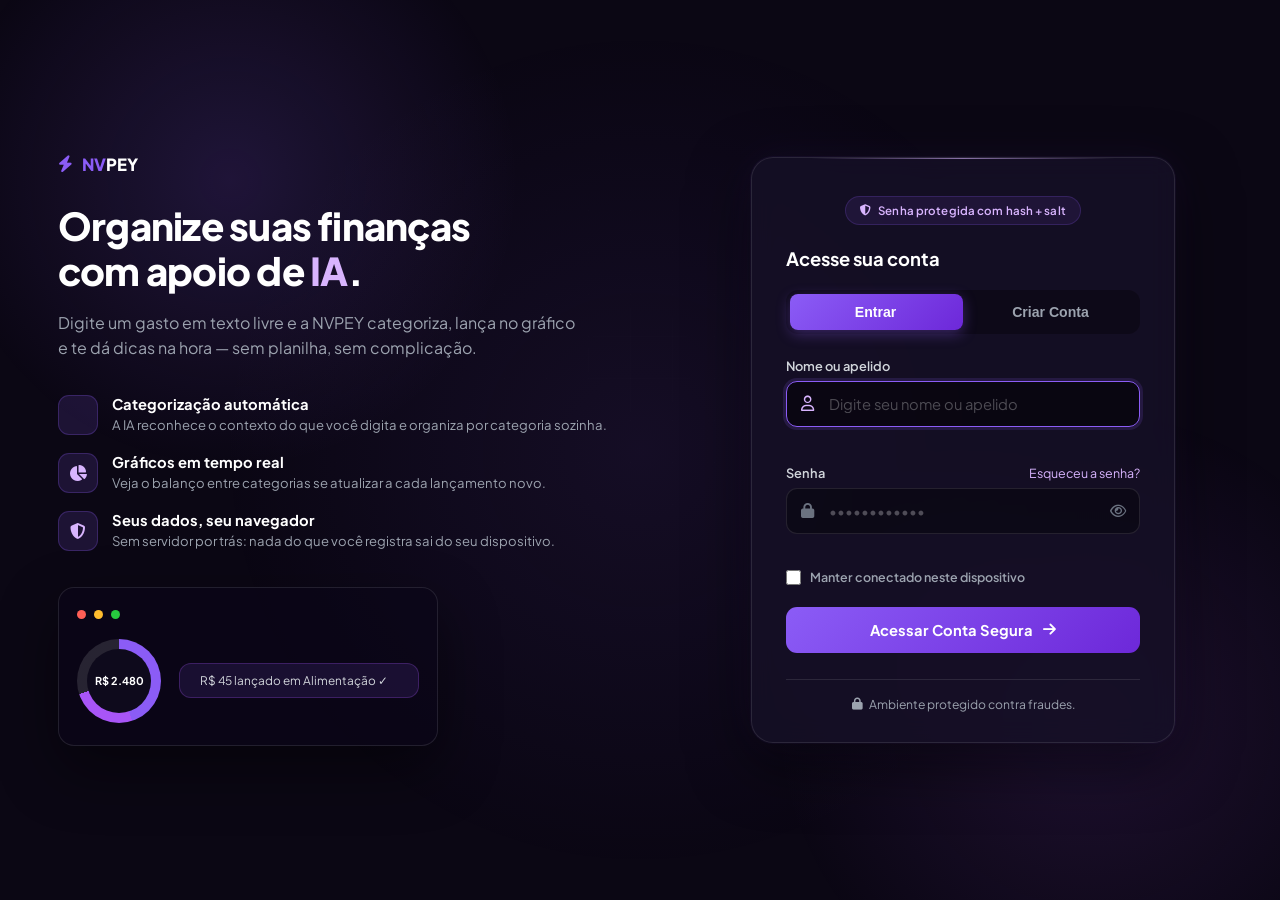
<file: index.html>
<!DOCTYPE html>
<html lang="pt-BR">
<head>
    <meta charset="UTF-8">
    <meta name="viewport" content="width=device-width, initial-scale=1.0">
    <title>NVPEY | Organize suas finanças com IA</title>
    <meta name="description" content="NVPEY é uma plataforma financeira inteligente que categoriza seus gastos automaticamente com IA. Seus dados ficam só no seu navegador.">

    <link rel="icon" href="data:image/svg+xml,%3Csvg xmlns='http://www.w3.org/2000/svg' viewBox='0 0 100 100'%3E%3Crect width='100' height='100' rx='22' fill='%238b5cf6'/%3E%3Cpath d='M55 20 L32 56 H48 L44 82 L70 42 H53 Z' fill='white'/%3E%3C/svg%3E">

    <link rel="preconnect" href="https://fonts.googleapis.com">
    <link rel="preconnect" href="https://fonts.gstatic.com" crossorigin>
    <link href="https://fonts.googleapis.com/css2?family=Plus+Jakarta+Sans:wght@400;500;600;700;800&display=swap" rel="stylesheet">
    <link rel="stylesheet" href="https://cdnjs.cloudflare.com/ajax/libs/font-awesome/6.4.0/css/all.min.css" />
    <link rel="stylesheet" href="login-style.css">
</head>
<body>

    <div class="bg-grid" aria-hidden="true"></div>
    <div class="bg-glow" aria-hidden="true"></div>

    <div class="toast-stack" id="toastStack" aria-live="polite"></div>

    <div class="page-shell">

        <!-- COLUNA DE APRESENTAÇÃO DO PRODUTO -->
        <section class="showcase-panel">
            <div class="showcase-logo">
                <i class="fa-solid fa-bolt"></i>
                <span>NV<em>PEY</em></span>
            </div>

            <h1 class="showcase-title">Organize suas finanças<br>com apoio de <span>IA</span>.</h1>
            <p class="showcase-desc">
                Digite um gasto em texto livre e a NVPEY categoriza, lança no gráfico
                e te dá dicas na hora — sem planilha, sem complicação.
            </p>

            <ul class="feature-list">
                <li>
                    <div class="feature-icon"><i class="fa-solid fa-brain-circuit"></i></div>
                    <div>
                        <h3>Categorização automática</h3>
                        <p>A IA reconhece o contexto do que você digita e organiza por categoria sozinha.</p>
                    </div>
                </li>
                <li>
                    <div class="feature-icon"><i class="fa-solid fa-chart-pie"></i></div>
                    <div>
                        <h3>Gráficos em tempo real</h3>
                        <p>Veja o balanço entre categorias se atualizar a cada lançamento novo.</p>
                    </div>
                </li>
                <li>
                    <div class="feature-icon"><i class="fa-solid fa-shield-halved"></i></div>
                    <div>
                        <h3>Seus dados, seu navegador</h3>
                        <p>Sem servidor por trás: nada do que você registra sai do seu dispositivo.</p>
                    </div>
                </li>
            </ul>

            <!-- MOCKUP DECORATIVO DO PAINEL -->
            <div class="preview-mockup" aria-hidden="true">
                <div class="preview-dot red"></div>
                <div class="preview-dot yellow"></div>
                <div class="preview-dot green"></div>

                <div class="preview-body">
                    <div class="preview-ring">
                        <span>R$ 2.480</span>
                    </div>
                    <div class="preview-chat">
                        <div class="preview-bubble">
                            <i class="fa-solid fa-brain-circuit"></i>
                            <span>R$ 45 lançado em Alimentação ✓</span>
                        </div>
                    </div>
                </div>
            </div>
        </section>

        <!-- COLUNA DE AUTENTICAÇÃO -->
        <main class="login-clean-container">

            <div class="security-badge">
                <i class="fa-solid fa-shield-halved"></i>
                <span>Senha protegida com hash + salt</span>
            </div>

            <header class="login-header login-header-compact">
                <p>Acesse sua conta</p>
            </header>

            <!-- NAVEGAÇÃO ENTRE ABAS -->
            <div class="auth-tabs" id="authTabs">
                <button type="button" class="tab-btn active" data-tab="login" onclick="switchTab('login')">Entrar</button>
                <button type="button" class="tab-btn" data-tab="register" onclick="switchTab('register')">Criar Conta</button>
            </div>

            <!-- FORMULÁRIO 1: LOGIN -->
            <form id="loginForm" class="auth-form active" onsubmit="handleLogin(event)" novalidate>
                <div class="input-field">
                    <label for="loginUsername">Nome ou apelido</label>
                    <div class="input-box">
                        <i class="fa-regular fa-user input-icon"></i>
                        <input
                            type="text"
                            id="loginUsername"
                            name="username"
                            placeholder="Digite seu nome ou apelido"
                            autocomplete="username"
                            required>
                    </div>
                    <span class="field-hint" id="loginUsernameHint"></span>
                </div>

                <div class="input-field">
                    <div class="label-row">
                        <label for="loginPassword">Senha</label>
                        <a href="#" class="forgot-pass" onclick="switchTab('forgot'); return false;">Esqueceu a senha?</a>
                    </div>
                    <div class="input-box">
                        <i class="fa-solid fa-lock input-icon"></i>
                        <input
                            type="password"
                            id="loginPassword"
                            name="password"
                            placeholder="••••••••••••"
                            autocomplete="current-password"
                            required
                            minlength="6">
                        <button type="button" class="toggle-pass" data-target="loginPassword" aria-label="Mostrar senha">
                            <i class="fa-regular fa-eye"></i>
                        </button>
                    </div>
                    <span class="field-hint" id="loginPasswordHint"></span>
                </div>

                <label class="checkbox-row">
                    <input type="checkbox" id="rememberMe">
                    <span>Manter conectado neste dispositivo</span>
                </label>

                <button type="submit" class="btn-primary" id="loginSubmitBtn">
                    <span class="btn-label">Acessar Conta Segura</span>
                    <i class="fa-solid fa-arrow-right"></i>
                    <span class="spinner"></span>
                </button>
            </form>

            <!-- FORMULÁRIO 2: CRIAR CONTA -->
            <form id="registerForm" class="auth-form" onsubmit="handleRegister(event)" novalidate>
                <div class="input-field">
                    <label for="regName">Nome ou apelido</label>
                    <div class="input-box">
                        <i class="fa-regular fa-user input-icon"></i>
                        <input
                            type="text"
                            id="regName"
                            name="name"
                            placeholder="Escolha um nome ou apelido"
                            autocomplete="username"
                            required
                            minlength="3">
                    </div>
                    <span class="field-hint" id="regNameHint">É esse nome que você vai usar para entrar depois.</span>
                </div>

                <div class="input-field">
                    <label for="regPassword">Crie uma senha</label>
                    <div class="input-box">
                        <i class="fa-solid fa-lock input-icon"></i>
                        <input
                            type="password"
                            id="regPassword"
                            name="new-password"
                            placeholder="Mínimo 6 caracteres"
                            autocomplete="new-password"
                            required
                            minlength="6">
                        <button type="button" class="toggle-pass" data-target="regPassword" aria-label="Mostrar senha">
                            <i class="fa-regular fa-eye"></i>
                        </button>
                    </div>
                    <div class="strength-meter" id="strengthMeter" data-level="0">
                        <span></span><span></span><span></span><span></span>
                    </div>
                    <span class="field-hint" id="regPasswordHint">Use letras, números e um símbolo para uma senha forte.</span>
                </div>

                <div class="input-field">
                    <label for="regPasswordConfirm">Confirme a senha</label>
                    <div class="input-box">
                        <i class="fa-solid fa-lock input-icon"></i>
                        <input
                            type="password"
                            id="regPasswordConfirm"
                            name="confirm-password"
                            placeholder="Repita a senha"
                            autocomplete="new-password"
                            required
                            minlength="6">
                        <button type="button" class="toggle-pass" data-target="regPasswordConfirm" aria-label="Mostrar senha">
                            <i class="fa-regular fa-eye"></i>
                        </button>
                    </div>
                    <span class="field-hint" id="regPasswordConfirmHint"></span>
                </div>

                <label class="checkbox-row">
                    <input type="checkbox" id="acceptTerms" required>
                    <span>Li e concordo com os termos de uso deste projeto de demonstração.</span>
                </label>

                <button type="submit" class="btn-primary" id="registerSubmitBtn">
                    <span class="btn-label">Cadastrar e Entrar</span>
                    <i class="fa-solid fa-user-plus"></i>
                    <span class="spinner"></span>
                </button>
            </form>

            <!-- FORMULÁRIO 3: ESQUECI A SENHA -->
            <form id="forgotForm" class="auth-form" onsubmit="handleForgot(event)" novalidate>
                <p class="form-desc">Como o acesso aqui usa nome/apelido em vez de e-mail, não é possível recuperar a senha automaticamente. Digite seu nome abaixo para confirmar se ele existe nesse dispositivo.</p>

                <div class="input-field">
                    <label for="forgotUsername">Nome ou apelido</label>
                    <div class="input-box">
                        <i class="fa-regular fa-user input-icon"></i>
                        <input
                            type="text"
                            id="forgotUsername"
                            name="username"
                            placeholder="Seu nome ou apelido"
                            autocomplete="username"
                            required>
                    </div>
                </div>

                <button type="submit" class="btn-primary" id="forgotSubmitBtn">
                    <span class="btn-label">Verificar Conta</span>
                    <i class="fa-solid fa-magnifying-glass"></i>
                    <span class="spinner"></span>
                </button>

                <button type="button" class="btn-secondary" onclick="switchTab('login')">
                    Voltar para o login
                </button>
            </form>

            <footer class="login-footer">
                <p><i class="fa-solid fa-lock"></i> Ambiente protegido contra fraudes.</p>
            </footer>

        </main>

    </div>

    <script src="mascote.js"></script>
</body>
</html>
</file>
<file: login-style.css>
:root {
    --bg-deep: #0b0714;
    --purple-main: #8b5cf6;
    --purple-light: #a855f7;
    --purple-neon: #d8b4fe;
    --purple-deep: #6d28d9;
    --white-pure: #ffffff;
    --text-muted: #9ca3af;
    --text-soft: #d1d5db;
    --border-line: rgba(255, 255, 255, 0.1);
    --danger: #f87171;
    --success: #34d399;
    --card-bg: rgba(22, 16, 38, 0.85);
}

* {
    margin: 0;
    padding: 0;
    box-sizing: border-box;
}

body {
    font-family: 'Plus Jakarta Sans', 'Segoe UI', system-ui, -apple-system, sans-serif;
    background-color: var(--bg-deep);
    color: var(--white-pure);
    min-height: 100vh;
    display: flex;
    justify-content: center;
    align-items: center;
    padding: 24px;
    position: relative;
    overflow-x: hidden;
}

::selection { background: var(--purple-main); color: #fff; }

/* ============ AMBIENT BACKGROUND ============ */
.bg-glow {
    position: fixed;
    inset: 0;
    pointer-events: none;
    z-index: 0;
    background:
        radial-gradient(480px circle at 18% 20%, rgba(139, 92, 246, 0.16), transparent 60%),
        radial-gradient(520px circle at 85% 80%, rgba(168, 85, 247, 0.12), transparent 60%),
        radial-gradient(600px circle at 50% 50%, rgba(139, 92, 246, 0.08), transparent 70%);
    animation: glow-shift 14s ease-in-out infinite alternate;
    will-change: opacity; /* Otimização GPU */
}
@keyframes glow-shift {
    0% { opacity: 0.85; }
    100% { opacity: 1; }
}

.bg-grid {
    position: fixed;
    inset: 0;
    z-index: 0;
    pointer-events: none;
    opacity: 0.35;
    background-image:
        linear-gradient(rgba(255,255,255,0.025) 1px, transparent 1px),
        linear-gradient(90deg, rgba(255,255,255,0.025) 1px, transparent 1px);
    background-size: 42px 42px;
    mask-image: radial-gradient(circle at 50% 40%, black 0%, transparent 75%);
    -webkit-mask-image: radial-gradient(circle at 50% 40%, black 0%, transparent 75%);
}

@media (prefers-reduced-motion: reduce) {
    .bg-glow { animation: none; }
}

/* ============ LAYOUT DE DUAS COLUNAS ============ */
.page-shell {
    position: relative;
    z-index: 1;
    display: grid;
    grid-template-columns: 1.05fr 0.95fr;
    gap: 56px;
    align-items: center;
    max-width: 1180px;
    width: 100%;
    margin: 0 auto;
}

/* ============ COLUNA DE APRESENTAÇÃO ============ */
.showcase-panel {
    padding: 20px 8px;
}

.showcase-logo {
    display: flex;
    align-items: center;
    gap: 9px;
    font-size: 1.05rem;
    font-weight: 800;
    color: var(--purple-main);
    margin-bottom: 28px;
}
.showcase-logo em { font-style: normal; color: #fff; }

.showcase-title {
    font-size: clamp(1.9rem, 3vw, 2.5rem);
    font-weight: 800;
    line-height: 1.18;
    letter-spacing: -0.02em;
    margin: 0 0 16px;
}
.showcase-title span { color: var(--purple-neon); }

.showcase-desc {
    font-size: 1rem;
    color: var(--text-muted);
    max-width: 44ch;
    line-height: 1.6;
    margin: 0 0 34px;
}

.feature-list {
    list-style: none;
    display: flex;
    flex-direction: column;
    gap: 18px;
    margin: 0 0 36px;
}
.feature-list li {
    display: flex;
    align-items: flex-start;
    gap: 14px;
}
.feature-icon {
    width: 40px; height: 40px;
    flex-shrink: 0;
    border-radius: 11px;
    background: rgba(139, 92, 246, 0.14);
    border: 1px solid rgba(139, 92, 246, 0.25);
    color: var(--purple-neon);
    display: flex;
    align-items: center;
    justify-content: center;
    font-size: 1rem;
}
.feature-list h3 {
    font-size: 0.92rem;
    font-weight: 700;
    margin: 0 0 2px;
}
.feature-list p {
    font-size: 0.82rem;
    color: var(--text-muted);
    line-height: 1.5;
    margin: 0;
}

/* Mockup decorativo do painel do app */
.preview-mockup {
    background: rgba(10, 5, 24, 0.6);
    border: 1px solid var(--border-line);
    border-radius: 16px;
    padding: 14px 18px 22px;
    max-width: 380px;
    box-shadow: 0 24px 60px rgba(0,0,0,0.45);
}
.preview-dot {
    display: inline-block;
    width: 9px; height: 9px;
    border-radius: 50%;
    margin-right: 5px;
}
.preview-dot.red { background: #ff5f56; }
.preview-dot.yellow { background: #ffbd2e; }
.preview-dot.green { background: #27c93f; }

.preview-body {
    display: flex;
    align-items: center;
    gap: 18px;
    margin-top: 16px;
}

.preview-ring {
    width: 84px; height: 84px;
    border-radius: 50%;
    flex-shrink: 0;
    background: conic-gradient(var(--purple-main) 0% 45%, var(--purple-light) 45% 70%, rgba(255,255,255,0.12) 70% 100%);
    display: flex;
    align-items: center;
    justify-content: center;
    position: relative;
}
.preview-ring::before {
    content: '';
    position: absolute;
    inset: 10px;
    border-radius: 50%;
    background: #0e0a1c;
}
.preview-ring span {
    position: relative;
    font-size: 0.68rem;
    font-weight: 700;
    color: #fff;
}

.preview-chat { flex: 1; }
.preview-bubble {
    display: flex;
    align-items: center;
    gap: 8px;
    background: rgba(139, 92, 246, 0.12);
    border: 1px solid rgba(168, 85, 247, 0.25);
    padding: 9px 12px;
    border-radius: 12px;
    font-size: 0.74rem;
    color: var(--text-soft);
}
.preview-bubble i { color: var(--purple-neon); font-size: 0.8rem; }

@media (max-width: 980px) {
    .page-shell { grid-template-columns: 1fr; gap: 30px; max-width: 460px; }
    .showcase-panel { padding: 0; text-align: left; }
    .preview-mockup { max-width: none; }
}
@media (max-width: 620px) {
    .feature-list { display: none; }
    .preview-mockup { display: none; }
}

/* ============ CARD ============ */
.login-clean-container {
    background: var(--card-bg);
    backdrop-filter: blur(12px); /* Reduzido de 20px para melhorar performance */
    -webkit-backdrop-filter: blur(12px);
    border: 1px solid var(--border-line);
    border-radius: 22px;
    width: 100%;
    max-width: 424px;
    margin: 0 auto;
    padding: 38px 34px 30px;
    box-shadow:
        0 20px 60px rgba(0, 0, 0, 0.55),
        0 0 0 1px rgba(139, 92, 246, 0.06),
        0 0 40px rgba(139, 92, 246, 0.08);
    position: relative;
    z-index: 1;
    animation: card-in 0.5s cubic-bezier(0.16, 1, 0.3, 1);
    will-change: transform, opacity;
}

@keyframes card-in {
    from { opacity: 0; transform: translateY(14px) scale(0.985); }
    to { opacity: 1; transform: translateY(0) scale(1); }
}

.login-clean-container::before {
    content: '';
    position: absolute;
    top: 0; left: 14%; right: 14%;
    height: 1px;
    background: linear-gradient(90deg, transparent, var(--purple-neon), transparent);
    opacity: 0.6;
}

.security-badge {
    display: flex;
    align-items: center;
    justify-content: center;
    gap: 7px;
    font-size: 0.72rem;
    font-weight: 600;
    letter-spacing: 0.01em;
    color: var(--purple-neon);
    background: rgba(139, 92, 246, 0.1);
    padding: 6px 14px;
    border-radius: 20px;
    border: 1px solid rgba(139, 92, 246, 0.2);
    margin: 0 auto 22px auto;
    width: fit-content;
}
.security-badge i { font-size: 0.7rem; }

.login-header {
    text-align: center;
    margin-bottom: 26px;
}

.logo {
    display: flex;
    align-items: center;
    justify-content: center;
    gap: 9px;
    font-size: 1.5rem;
    color: var(--purple-main);
}

.logo h1 {
    font-size: 1.9rem;
    font-weight: 800;
    letter-spacing: -0.03em;
    color: #fff;
}

.logo span { color: var(--purple-main); }

.login-header p {
    color: var(--text-muted);
    font-size: 0.86rem;
    margin-top: 6px;
}

.login-header-compact {
    text-align: left;
    margin-bottom: 20px;
}
.login-header-compact p {
    margin: 0;
    font-size: 1.15rem;
    font-weight: 700;
    color: #fff;
}

/* ============ CHECKBOX ROW (lembrar-me / termos) ============ */
.checkbox-row {
    display: flex;
    align-items: flex-start;
    gap: 9px;
    cursor: pointer;
    margin-top: -4px;
}
.checkbox-row input[type="checkbox"] {
    margin-top: 2px;
    width: 15px; height: 15px;
    accent-color: var(--purple-main);
    flex-shrink: 0;
    cursor: pointer;
}
.checkbox-row span {
    font-size: 0.78rem;
    color: var(--text-muted);
    line-height: 1.45;
}

/* ============ TABS ============ */
.auth-tabs {
    position: relative;
    display: flex;
    gap: 4px;
    background: rgba(0, 0, 0, 0.32);
    padding: 4px;
    border-radius: 12px;
    margin-bottom: 24px;
}

.auth-tabs::before {
    content: '';
    position: absolute;
    top: 4px; left: 4px;
    width: calc(50% - 4px);
    height: calc(100% - 8px);
    background: linear-gradient(135deg, var(--purple-main), var(--purple-deep));
    border-radius: 8px;
    box-shadow: 0 4px 14px rgba(139, 92, 246, 0.35);
    transition: transform 0.32s cubic-bezier(0.65, 0, 0.35, 1);
    z-index: 0;
}
.auth-tabs.tab-register::before {
    transform: translateX(calc(100% + 4px));
}

.tab-btn {
    position: relative;
    z-index: 1;
    flex: 1;
    padding: 10px;
    border: none;
    background: transparent;
    color: var(--text-muted);
    border-radius: 8px;
    cursor: pointer;
    font-weight: 600;
    font-size: 0.88rem;
    transition: color 0.25s;
}

.tab-btn.active { color: #ffffff; }

/* ============ FORMS ============ */
.auth-form {
    display: none;
    flex-direction: column;
    gap: 17px;
}
.auth-form.active {
    display: flex;
    animation: form-in 0.35s ease;
}
@keyframes form-in {
    from { opacity: 0; transform: translateY(6px); }
    to { opacity: 1; transform: translateY(0); }
}

.form-desc {
    font-size: 0.85rem;
    color: var(--text-muted);
    line-height: 1.5;
    text-align: center;
}

.input-field {
    display: flex;
    flex-direction: column;
    gap: 7px;
}

.label-row {
    display: flex;
    justify-content: space-between;
    align-items: center;
}

label {
    font-size: 0.8rem;
    color: var(--text-soft);
    font-weight: 600;
}

.forgot-pass {
    font-size: 0.78rem;
    color: var(--purple-neon);
    text-decoration: none;
    transition: color 0.2s;
}
.forgot-pass:hover { color: #fff; text-decoration: underline; }

.input-box {
    position: relative;
    display: flex;
    align-items: center;
}

.input-icon {
    position: absolute;
    left: 15px;
    color: #6b7280;
    font-size: 0.95rem;
    transition: color 0.2s;
    pointer-events: none;
}

.input-box input {
    width: 100%;
    padding: 13px 14px 13px 42px;
    background: rgba(0, 0, 0, 0.35);
    border: 1px solid var(--border-line);
    border-radius: 11px;
    color: #fff;
    font-size: 0.92rem;
    font-family: inherit;
    outline: none;
    transition: border-color 0.25s, box-shadow 0.25s, background 0.25s;
}

.input-box input::placeholder { color: rgba(255,255,255,0.28); }

.input-box:has(input:focus) .input-icon { color: var(--purple-neon); }

.input-box input:focus {
    border-color: var(--purple-main);
    background: rgba(0, 0, 0, 0.5);
    box-shadow: 0 0 0 3px rgba(139, 92, 246, 0.15);
}

.input-box input.field-valid { border-color: rgba(52, 211, 153, 0.5); }
.input-box input.field-invalid { border-color: rgba(248, 113, 113, 0.5); }

.toggle-pass {
    position: absolute;
    right: 6px;
    background: transparent;
    border: none;
    color: #6b7280;
    padding: 8px;
    cursor: pointer;
    font-size: 0.9rem;
    border-radius: 8px;
    transition: color 0.2s, background 0.2s;
}
.toggle-pass:hover { color: var(--purple-neon); background: rgba(139, 92, 246, 0.1); }

.field-hint {
    font-size: 0.72rem;
    color: var(--text-muted);
    min-height: 14px;
}
.field-hint.error { color: var(--danger); }
.field-hint.success { color: var(--success); }

/* Password strength meter */
.strength-meter {
    display: flex;
    gap: 4px;
    margin-top: 2px;
}
.strength-meter span {
    flex: 1;
    height: 3px;
    border-radius: 2px;
    background: rgba(255,255,255,0.08);
    transition: background 0.25s;
}
.strength-meter[data-level="1"] span:nth-child(1) { background: var(--danger); }
.strength-meter[data-level="2"] span:nth-child(-n+2) { background: #fbbf24; }
.strength-meter[data-level="3"] span:nth-child(-n+3) { background: #a3e635; }
.strength-meter[data-level="4"] span { background: var(--success); }

/* ============ BUTTONS & SPINNER ============ */
.btn-primary {
    position: relative;
    background: linear-gradient(135deg, var(--purple-main) 0%, var(--purple-deep) 100%);
    color: #fff;
    border: none;
    padding: 14px;
    border-radius: 11px;
    font-size: 0.92rem;
    font-family: inherit;
    font-weight: 700;
    cursor: pointer;
    display: flex;
    align-items: center;
    justify-content: center;
    gap: 10px;
    margin-top: 4px;
    transition: transform 0.2s, box-shadow 0.2s, opacity 0.2s;
}

.btn-primary:hover:not(:disabled) {
    transform: translateY(-2px);
    box-shadow: 0 8px 24px rgba(139, 92, 246, 0.4);
}

.btn-primary:active:not(:disabled) { transform: translateY(0); }

.btn-primary:disabled {
    opacity: 0.65;
    cursor: not-allowed;
    transform: none;
}

/* Spinner de Carregamento */
.btn-primary .spinner {
    display: none;
    width: 16px; 
    height: 16px;
    border: 2px solid rgba(255, 255, 255, 0.3);
    border-top-color: #ffffff;
    border-radius: 50%;
    animation: spin 0.6s linear infinite;
    will-change: transform;
}

.btn-primary.is-loading .spinner { 
    display: inline-block; 
}

.btn-primary.is-loading .btn-label,
.btn-primary.is-loading i:not(.spinner) { 
    display: none; 
}

@keyframes spin { 
    to { transform: rotate(360deg); } 
}

.btn-secondary {
    background: transparent;
    border: 1px solid var(--border-line);
    color: var(--text-soft);
    padding: 12px;
    border-radius: 11px;
    font-size: 0.88rem;
    font-family: inherit;
    cursor: pointer;
    transition: background 0.2s, border-color 0.2s;
}
.btn-secondary:hover { background: rgba(255, 255, 255, 0.05); border-color: rgba(255,255,255,0.2); }

.login-footer {
    margin-top: 26px;
    text-align: center;
    border-top: 1px solid var(--border-line);
    padding-top: 16px;
}
.login-footer p {
    font-size: 0.76rem;
    color: var(--text-muted);
    display: flex;
    align-items: center;
    justify-content: center;
    gap: 6px;
}

/* ============ TOASTS ============ */
.toast-stack {
    position: fixed;
    top: 20px;
    right: 20px;
    z-index: 999;
    display: flex;
    flex-direction: column;
    gap: 10px;
    max-width: 320px;
}

.toast {
    display: flex;
    align-items: flex-start;
    gap: 10px;
    background: #150d2a;
    border: 1px solid var(--border-line);
    border-left: 3px solid var(--purple-main);
    padding: 13px 16px;
    border-radius: 12px;
    font-size: 0.84rem;
    color: var(--text-soft);
    box-shadow: 0 12px 30px rgba(0,0,0,0.5);
    animation: toast-in 0.3s ease;
}
.toast.toast-error { border-left-color: var(--danger); }
.toast.toast-success { border-left-color: var(--success); }
.toast i { margin-top: 1px; }
.toast.toast-error i { color: var(--danger); }
.toast.toast-success i { color: var(--success); }
.toast.toast-info i { color: var(--purple-neon); }

@keyframes toast-in {
    from { opacity: 0; transform: translateX(20px); }
    to { opacity: 1; transform: translateX(0); }
}
.toast.toast-out { animation: toast-out 0.25s ease forwards; }
@keyframes toast-out {
    to { opacity: 0; transform: translateX(20px); }
}

@media (max-width: 480px) {
    .login-clean-container { padding: 30px 22px 24px; border-radius: 18px; }
    .toast-stack { left: 16px; right: 16px; max-width: none; }
}
</file>
